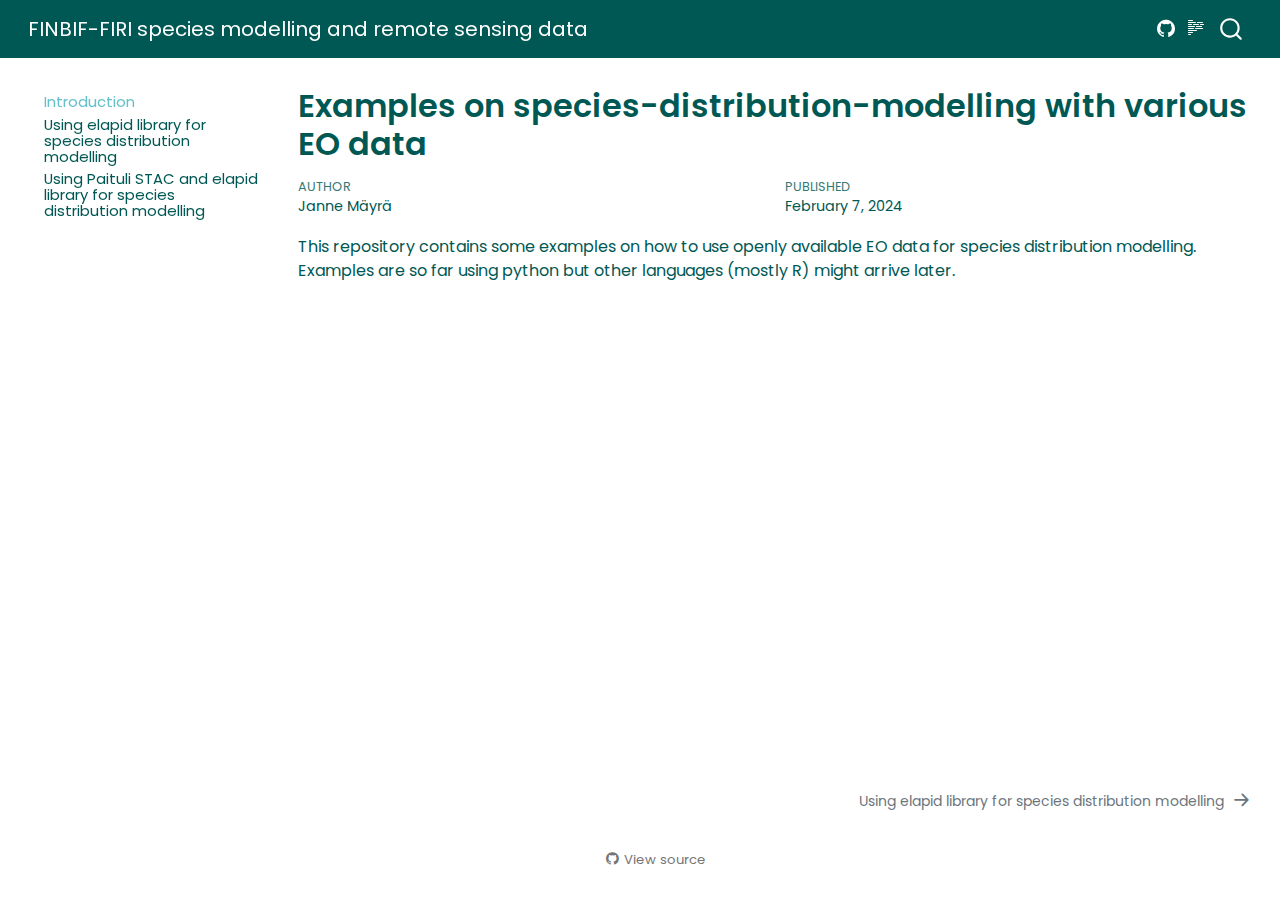
<file: index.html>
<!DOCTYPE html>
<html xmlns="http://www.w3.org/1999/xhtml" lang="en" xml:lang="en"><head>

<meta charset="utf-8">
<meta name="generator" content="quarto-1.4.549">

<meta name="viewport" content="width=device-width, initial-scale=1.0, user-scalable=yes">

<meta name="author" content="Janne Mäyrä">
<meta name="dcterms.date" content="2024-02-07">

<title>FINBIF-FIRI species modelling and remote sensing data - Examples on species-distribution-modelling with various EO data</title>
<style>
code{white-space: pre-wrap;}
span.smallcaps{font-variant: small-caps;}
div.columns{display: flex; gap: min(4vw, 1.5em);}
div.column{flex: auto; overflow-x: auto;}
div.hanging-indent{margin-left: 1.5em; text-indent: -1.5em;}
ul.task-list{list-style: none;}
ul.task-list li input[type="checkbox"] {
  width: 0.8em;
  margin: 0 0.8em 0.2em -1em; /* quarto-specific, see https://github.com/quarto-dev/quarto-cli/issues/4556 */ 
  vertical-align: middle;
}
</style>


<script src="site_libs/quarto-nav/quarto-nav.js"></script>
<script src="site_libs/quarto-nav/headroom.min.js"></script>
<script src="site_libs/clipboard/clipboard.min.js"></script>
<script src="site_libs/quarto-search/autocomplete.umd.js"></script>
<script src="site_libs/quarto-search/fuse.min.js"></script>
<script src="site_libs/quarto-search/quarto-search.js"></script>
<meta name="quarto:offset" content="./">
<link href="./birds.html" rel="next">
<script src="site_libs/quarto-html/quarto.js"></script>
<script src="site_libs/quarto-html/popper.min.js"></script>
<script src="site_libs/quarto-html/tippy.umd.min.js"></script>
<script src="site_libs/quarto-html/anchor.min.js"></script>
<link href="site_libs/quarto-html/tippy.css" rel="stylesheet">
<link href="site_libs/quarto-html/quarto-syntax-highlighting.css" rel="stylesheet" id="quarto-text-highlighting-styles">
<script src="site_libs/bootstrap/bootstrap.min.js"></script>
<link href="site_libs/bootstrap/bootstrap-icons.css" rel="stylesheet">
<link href="site_libs/bootstrap/bootstrap.min.css" rel="stylesheet" id="quarto-bootstrap" data-mode="light">
<script id="quarto-search-options" type="application/json">{
  "location": "navbar",
  "copy-button": false,
  "collapse-after": 3,
  "panel-placement": "end",
  "type": "overlay",
  "limit": 50,
  "keyboard-shortcut": [
    "f",
    "/",
    "s"
  ],
  "show-item-context": false,
  "language": {
    "search-no-results-text": "No results",
    "search-matching-documents-text": "matching documents",
    "search-copy-link-title": "Copy link to search",
    "search-hide-matches-text": "Hide additional matches",
    "search-more-match-text": "more match in this document",
    "search-more-matches-text": "more matches in this document",
    "search-clear-button-title": "Clear",
    "search-text-placeholder": "",
    "search-detached-cancel-button-title": "Cancel",
    "search-submit-button-title": "Submit",
    "search-label": "Search"
  }
}</script>
<style>html{ scroll-behavior: smooth; }</style>


<meta property="og:title" content="FINBIF-FIRI species modelling and remote sensing data - Examples on species-distribution-modelling with various EO data">
<meta property="og:description" content="Examples for utilizing remotely sensed data for species modelling">
<meta property="og:site_name" content="FINBIF-FIRI species modelling and remote sensing data">
<meta name="twitter:title" content="FINBIF-FIRI species modelling and remote sensing data - Examples on species-distribution-modelling with various EO data">
<meta name="twitter:description" content="Examples for utilizing remotely sensed data for species modelling">
<meta name="twitter:creator" content="@mayrajeo">
<meta name="twitter:card" content="summary">
</head>

<body class="nav-sidebar floating nav-fixed">

<div id="quarto-search-results"></div>
  <header id="quarto-header" class="headroom fixed-top">
    <nav class="navbar navbar-expand-lg " data-bs-theme="dark">
      <div class="navbar-container container-fluid">
      <div class="navbar-brand-container mx-auto">
    <a class="navbar-brand" href="./index.html">
    <span class="navbar-title">FINBIF-FIRI species modelling and remote sensing data</span>
    </a>
  </div>
            <div id="quarto-search" class="" title="Search"></div>
          <button class="navbar-toggler" type="button" data-bs-toggle="collapse" data-bs-target="#navbarCollapse" aria-controls="navbarCollapse" aria-expanded="false" aria-label="Toggle navigation" onclick="if (window.quartoToggleHeadroom) { window.quartoToggleHeadroom(); }">
  <span class="navbar-toggler-icon"></span>
</button>
          <div class="collapse navbar-collapse" id="navbarCollapse">
            <ul class="navbar-nav navbar-nav-scroll ms-auto">
  <li class="nav-item compact">
    <a class="nav-link" href="https://github.com/mayrajeo/finbif-sdm"> <i class="bi bi-github" role="img">
</i> 
<span class="menu-text"></span></a>
  </li>  
</ul>
          </div> <!-- /navcollapse -->
          <div class="quarto-navbar-tools">
  <a href="" class="quarto-reader-toggle quarto-navigation-tool px-1" onclick="window.quartoToggleReader(); return false;" title="Toggle reader mode">
  <div class="quarto-reader-toggle-btn">
  <i class="bi"></i>
  </div>
</a>
</div>
      </div> <!-- /container-fluid -->
    </nav>
  <nav class="quarto-secondary-nav">
    <div class="container-fluid d-flex">
      <button type="button" class="quarto-btn-toggle btn" data-bs-toggle="collapse" data-bs-target=".quarto-sidebar-collapse-item" aria-controls="quarto-sidebar" aria-expanded="false" aria-label="Toggle sidebar navigation" onclick="if (window.quartoToggleHeadroom) { window.quartoToggleHeadroom(); }">
        <i class="bi bi-layout-text-sidebar-reverse"></i>
      </button>
        <nav class="quarto-page-breadcrumbs" aria-label="breadcrumb"><ol class="breadcrumb"><li class="breadcrumb-item"><a href="./index.html">Introduction</a></li></ol></nav>
        <a class="flex-grow-1" role="button" data-bs-toggle="collapse" data-bs-target=".quarto-sidebar-collapse-item" aria-controls="quarto-sidebar" aria-expanded="false" aria-label="Toggle sidebar navigation" onclick="if (window.quartoToggleHeadroom) { window.quartoToggleHeadroom(); }">      
        </a>
    </div>
  </nav>
</header>
<!-- content -->
<div id="quarto-content" class="quarto-container page-columns page-rows-contents page-layout-full page-navbar">
<!-- sidebar -->
  <nav id="quarto-sidebar" class="sidebar collapse collapse-horizontal quarto-sidebar-collapse-item sidebar-navigation floating overflow-auto">
    <div class="sidebar-menu-container"> 
    <ul class="list-unstyled mt-1">
        <li class="sidebar-item">
  <div class="sidebar-item-container"> 
  <a href="./index.html" class="sidebar-item-text sidebar-link active">
 <span class="menu-text">Introduction</span></a>
  </div>
</li>
        <li class="sidebar-item">
  <div class="sidebar-item-container"> 
  <a href="./birds.html" class="sidebar-item-text sidebar-link">
 <span class="menu-text">Using elapid library for species distribution modelling</span></a>
  </div>
</li>
        <li class="sidebar-item">
  <div class="sidebar-item-container"> 
  <a href="./stac-sdm-example.html" class="sidebar-item-text sidebar-link">
 <span class="menu-text">Using Paituli STAC and elapid library for species distribution modelling</span></a>
  </div>
</li>
    </ul>
    </div>
</nav>
<div id="quarto-sidebar-glass" class="quarto-sidebar-collapse-item" data-bs-toggle="collapse" data-bs-target=".quarto-sidebar-collapse-item"></div>
<!-- margin-sidebar -->
    
<!-- main -->
<main class="content column-page-right" id="quarto-document-content">

<header id="title-block-header" class="quarto-title-block default">
<div class="quarto-title">
<h1 class="title">Examples on species-distribution-modelling with various EO data</h1>
</div>



<div class="quarto-title-meta column-page-right">

    <div>
    <div class="quarto-title-meta-heading">Author</div>
    <div class="quarto-title-meta-contents">
             <p>Janne Mäyrä </p>
          </div>
  </div>
    
    <div>
    <div class="quarto-title-meta-heading">Published</div>
    <div class="quarto-title-meta-contents">
      <p class="date">February 7, 2024</p>
    </div>
  </div>
  
    
  </div>
  


</header>


<p>This repository contains some examples on how to use openly available EO data for species distribution modelling. Examples are so far using python but other languages (mostly R) might arrive later.</p>



</main> <!-- /main -->
<script id="quarto-html-after-body" type="application/javascript">
window.document.addEventListener("DOMContentLoaded", function (event) {
  const toggleBodyColorMode = (bsSheetEl) => {
    const mode = bsSheetEl.getAttribute("data-mode");
    const bodyEl = window.document.querySelector("body");
    if (mode === "dark") {
      bodyEl.classList.add("quarto-dark");
      bodyEl.classList.remove("quarto-light");
    } else {
      bodyEl.classList.add("quarto-light");
      bodyEl.classList.remove("quarto-dark");
    }
  }
  const toggleBodyColorPrimary = () => {
    const bsSheetEl = window.document.querySelector("link#quarto-bootstrap");
    if (bsSheetEl) {
      toggleBodyColorMode(bsSheetEl);
    }
  }
  toggleBodyColorPrimary();  
  const icon = "";
  const anchorJS = new window.AnchorJS();
  anchorJS.options = {
    placement: 'right',
    icon: icon
  };
  anchorJS.add('.anchored');
  const isCodeAnnotation = (el) => {
    for (const clz of el.classList) {
      if (clz.startsWith('code-annotation-')) {                     
        return true;
      }
    }
    return false;
  }
  const clipboard = new window.ClipboardJS('.code-copy-button', {
    text: function(trigger) {
      const codeEl = trigger.previousElementSibling.cloneNode(true);
      for (const childEl of codeEl.children) {
        if (isCodeAnnotation(childEl)) {
          childEl.remove();
        }
      }
      return codeEl.innerText;
    }
  });
  clipboard.on('success', function(e) {
    // button target
    const button = e.trigger;
    // don't keep focus
    button.blur();
    // flash "checked"
    button.classList.add('code-copy-button-checked');
    var currentTitle = button.getAttribute("title");
    button.setAttribute("title", "Copied!");
    let tooltip;
    if (window.bootstrap) {
      button.setAttribute("data-bs-toggle", "tooltip");
      button.setAttribute("data-bs-placement", "left");
      button.setAttribute("data-bs-title", "Copied!");
      tooltip = new bootstrap.Tooltip(button, 
        { trigger: "manual", 
          customClass: "code-copy-button-tooltip",
          offset: [0, -8]});
      tooltip.show();    
    }
    setTimeout(function() {
      if (tooltip) {
        tooltip.hide();
        button.removeAttribute("data-bs-title");
        button.removeAttribute("data-bs-toggle");
        button.removeAttribute("data-bs-placement");
      }
      button.setAttribute("title", currentTitle);
      button.classList.remove('code-copy-button-checked');
    }, 1000);
    // clear code selection
    e.clearSelection();
  });
  function tippyHover(el, contentFn, onTriggerFn, onUntriggerFn) {
    const config = {
      allowHTML: true,
      maxWidth: 500,
      delay: 100,
      arrow: false,
      appendTo: function(el) {
          return el.parentElement;
      },
      interactive: true,
      interactiveBorder: 10,
      theme: 'quarto',
      placement: 'bottom-start',
    };
    if (contentFn) {
      config.content = contentFn;
    }
    if (onTriggerFn) {
      config.onTrigger = onTriggerFn;
    }
    if (onUntriggerFn) {
      config.onUntrigger = onUntriggerFn;
    }
    window.tippy(el, config); 
  }
  const noterefs = window.document.querySelectorAll('a[role="doc-noteref"]');
  for (var i=0; i<noterefs.length; i++) {
    const ref = noterefs[i];
    tippyHover(ref, function() {
      // use id or data attribute instead here
      let href = ref.getAttribute('data-footnote-href') || ref.getAttribute('href');
      try { href = new URL(href).hash; } catch {}
      const id = href.replace(/^#\/?/, "");
      const note = window.document.getElementById(id);
      return note.innerHTML;
    });
  }
  const xrefs = window.document.querySelectorAll('a.quarto-xref');
  const processXRef = (id, note) => {
    // Strip column container classes
    const stripColumnClz = (el) => {
      el.classList.remove("page-full", "page-columns");
      if (el.children) {
        for (const child of el.children) {
          stripColumnClz(child);
        }
      }
    }
    stripColumnClz(note)
    if (id === null || id.startsWith('sec-')) {
      // Special case sections, only their first couple elements
      const container = document.createElement("div");
      if (note.children && note.children.length > 2) {
        container.appendChild(note.children[0].cloneNode(true));
        for (let i = 1; i < note.children.length; i++) {
          const child = note.children[i];
          if (child.tagName === "P" && child.innerText === "") {
            continue;
          } else {
            container.appendChild(child.cloneNode(true));
            break;
          }
        }
        if (window.Quarto?.typesetMath) {
          window.Quarto.typesetMath(container);
        }
        return container.innerHTML
      } else {
        if (window.Quarto?.typesetMath) {
          window.Quarto.typesetMath(note);
        }
        return note.innerHTML;
      }
    } else {
      // Remove any anchor links if they are present
      const anchorLink = note.querySelector('a.anchorjs-link');
      if (anchorLink) {
        anchorLink.remove();
      }
      if (window.Quarto?.typesetMath) {
        window.Quarto.typesetMath(note);
      }
      // TODO in 1.5, we should make sure this works without a callout special case
      if (note.classList.contains("callout")) {
        return note.outerHTML;
      } else {
        return note.innerHTML;
      }
    }
  }
  for (var i=0; i<xrefs.length; i++) {
    const xref = xrefs[i];
    tippyHover(xref, undefined, function(instance) {
      instance.disable();
      let url = xref.getAttribute('href');
      let hash = undefined; 
      if (url.startsWith('#')) {
        hash = url;
      } else {
        try { hash = new URL(url).hash; } catch {}
      }
      if (hash) {
        const id = hash.replace(/^#\/?/, "");
        const note = window.document.getElementById(id);
        if (note !== null) {
          try {
            const html = processXRef(id, note.cloneNode(true));
            instance.setContent(html);
          } finally {
            instance.enable();
            instance.show();
          }
        } else {
          // See if we can fetch this
          fetch(url.split('#')[0])
          .then(res => res.text())
          .then(html => {
            const parser = new DOMParser();
            const htmlDoc = parser.parseFromString(html, "text/html");
            const note = htmlDoc.getElementById(id);
            if (note !== null) {
              const html = processXRef(id, note);
              instance.setContent(html);
            } 
          }).finally(() => {
            instance.enable();
            instance.show();
          });
        }
      } else {
        // See if we can fetch a full url (with no hash to target)
        // This is a special case and we should probably do some content thinning / targeting
        fetch(url)
        .then(res => res.text())
        .then(html => {
          const parser = new DOMParser();
          const htmlDoc = parser.parseFromString(html, "text/html");
          const note = htmlDoc.querySelector('main.content');
          if (note !== null) {
            // This should only happen for chapter cross references
            // (since there is no id in the URL)
            // remove the first header
            if (note.children.length > 0 && note.children[0].tagName === "HEADER") {
              note.children[0].remove();
            }
            const html = processXRef(null, note);
            instance.setContent(html);
          } 
        }).finally(() => {
          instance.enable();
          instance.show();
        });
      }
    }, function(instance) {
    });
  }
      let selectedAnnoteEl;
      const selectorForAnnotation = ( cell, annotation) => {
        let cellAttr = 'data-code-cell="' + cell + '"';
        let lineAttr = 'data-code-annotation="' +  annotation + '"';
        const selector = 'span[' + cellAttr + '][' + lineAttr + ']';
        return selector;
      }
      const selectCodeLines = (annoteEl) => {
        const doc = window.document;
        const targetCell = annoteEl.getAttribute("data-target-cell");
        const targetAnnotation = annoteEl.getAttribute("data-target-annotation");
        const annoteSpan = window.document.querySelector(selectorForAnnotation(targetCell, targetAnnotation));
        const lines = annoteSpan.getAttribute("data-code-lines").split(",");
        const lineIds = lines.map((line) => {
          return targetCell + "-" + line;
        })
        let top = null;
        let height = null;
        let parent = null;
        if (lineIds.length > 0) {
            //compute the position of the single el (top and bottom and make a div)
            const el = window.document.getElementById(lineIds[0]);
            top = el.offsetTop;
            height = el.offsetHeight;
            parent = el.parentElement.parentElement;
          if (lineIds.length > 1) {
            const lastEl = window.document.getElementById(lineIds[lineIds.length - 1]);
            const bottom = lastEl.offsetTop + lastEl.offsetHeight;
            height = bottom - top;
          }
          if (top !== null && height !== null && parent !== null) {
            // cook up a div (if necessary) and position it 
            let div = window.document.getElementById("code-annotation-line-highlight");
            if (div === null) {
              div = window.document.createElement("div");
              div.setAttribute("id", "code-annotation-line-highlight");
              div.style.position = 'absolute';
              parent.appendChild(div);
            }
            div.style.top = top - 2 + "px";
            div.style.height = height + 4 + "px";
            div.style.left = 0;
            let gutterDiv = window.document.getElementById("code-annotation-line-highlight-gutter");
            if (gutterDiv === null) {
              gutterDiv = window.document.createElement("div");
              gutterDiv.setAttribute("id", "code-annotation-line-highlight-gutter");
              gutterDiv.style.position = 'absolute';
              const codeCell = window.document.getElementById(targetCell);
              const gutter = codeCell.querySelector('.code-annotation-gutter');
              gutter.appendChild(gutterDiv);
            }
            gutterDiv.style.top = top - 2 + "px";
            gutterDiv.style.height = height + 4 + "px";
          }
          selectedAnnoteEl = annoteEl;
        }
      };
      const unselectCodeLines = () => {
        const elementsIds = ["code-annotation-line-highlight", "code-annotation-line-highlight-gutter"];
        elementsIds.forEach((elId) => {
          const div = window.document.getElementById(elId);
          if (div) {
            div.remove();
          }
        });
        selectedAnnoteEl = undefined;
      };
        // Handle positioning of the toggle
    window.addEventListener(
      "resize",
      throttle(() => {
        elRect = undefined;
        if (selectedAnnoteEl) {
          selectCodeLines(selectedAnnoteEl);
        }
      }, 10)
    );
    function throttle(fn, ms) {
    let throttle = false;
    let timer;
      return (...args) => {
        if(!throttle) { // first call gets through
            fn.apply(this, args);
            throttle = true;
        } else { // all the others get throttled
            if(timer) clearTimeout(timer); // cancel #2
            timer = setTimeout(() => {
              fn.apply(this, args);
              timer = throttle = false;
            }, ms);
        }
      };
    }
      // Attach click handler to the DT
      const annoteDls = window.document.querySelectorAll('dt[data-target-cell]');
      for (const annoteDlNode of annoteDls) {
        annoteDlNode.addEventListener('click', (event) => {
          const clickedEl = event.target;
          if (clickedEl !== selectedAnnoteEl) {
            unselectCodeLines();
            const activeEl = window.document.querySelector('dt[data-target-cell].code-annotation-active');
            if (activeEl) {
              activeEl.classList.remove('code-annotation-active');
            }
            selectCodeLines(clickedEl);
            clickedEl.classList.add('code-annotation-active');
          } else {
            // Unselect the line
            unselectCodeLines();
            clickedEl.classList.remove('code-annotation-active');
          }
        });
      }
  const findCites = (el) => {
    const parentEl = el.parentElement;
    if (parentEl) {
      const cites = parentEl.dataset.cites;
      if (cites) {
        return {
          el,
          cites: cites.split(' ')
        };
      } else {
        return findCites(el.parentElement)
      }
    } else {
      return undefined;
    }
  };
  var bibliorefs = window.document.querySelectorAll('a[role="doc-biblioref"]');
  for (var i=0; i<bibliorefs.length; i++) {
    const ref = bibliorefs[i];
    const citeInfo = findCites(ref);
    if (citeInfo) {
      tippyHover(citeInfo.el, function() {
        var popup = window.document.createElement('div');
        citeInfo.cites.forEach(function(cite) {
          var citeDiv = window.document.createElement('div');
          citeDiv.classList.add('hanging-indent');
          citeDiv.classList.add('csl-entry');
          var biblioDiv = window.document.getElementById('ref-' + cite);
          if (biblioDiv) {
            citeDiv.innerHTML = biblioDiv.innerHTML;
          }
          popup.appendChild(citeDiv);
        });
        return popup.innerHTML;
      });
    }
  }
});
</script>
<nav class="page-navigation column-page-right">
  <div class="nav-page nav-page-previous">
  </div>
  <div class="nav-page nav-page-next">
      <a href="./birds.html" class="pagination-link" aria-label="Using elapid library for species distribution modelling">
        <span class="nav-page-text">Using elapid library for species distribution modelling</span> <i class="bi bi-arrow-right-short"></i>
      </a>
  </div>
</nav>
</div> <!-- /content -->




<footer class="footer"><div class="nav-footer"><div class="nav-footer-center"><div class="toc-actions"><ul><li><a href="https://github.com/mayrajeo/finbif-sdm/blob/main/nbs/index.ipynb" class="toc-action"><i class="bi bi-github"></i>View source</a></li></ul></div></div></div></footer><script src="site_libs/quarto-html/zenscroll-min.js"></script>
</body></html>
</file>
<file: site_libs/quarto-html/tippy.css>
.tippy-box[data-animation=fade][data-state=hidden]{opacity:0}[data-tippy-root]{max-width:calc(100vw - 10px)}.tippy-box{position:relative;background-color:#333;color:#fff;border-radius:4px;font-size:14px;line-height:1.4;white-space:normal;outline:0;transition-property:transform,visibility,opacity}.tippy-box[data-placement^=top]>.tippy-arrow{bottom:0}.tippy-box[data-placement^=top]>.tippy-arrow:before{bottom:-7px;left:0;border-width:8px 8px 0;border-top-color:initial;transform-origin:center top}.tippy-box[data-placement^=bottom]>.tippy-arrow{top:0}.tippy-box[data-placement^=bottom]>.tippy-arrow:before{top:-7px;left:0;border-width:0 8px 8px;border-bottom-color:initial;transform-origin:center bottom}.tippy-box[data-placement^=left]>.tippy-arrow{right:0}.tippy-box[data-placement^=left]>.tippy-arrow:before{border-width:8px 0 8px 8px;border-left-color:initial;right:-7px;transform-origin:center left}.tippy-box[data-placement^=right]>.tippy-arrow{left:0}.tippy-box[data-placement^=right]>.tippy-arrow:before{left:-7px;border-width:8px 8px 8px 0;border-right-color:initial;transform-origin:center right}.tippy-box[data-inertia][data-state=visible]{transition-timing-function:cubic-bezier(.54,1.5,.38,1.11)}.tippy-arrow{width:16px;height:16px;color:#333}.tippy-arrow:before{content:"";position:absolute;border-color:transparent;border-style:solid}.tippy-content{position:relative;padding:5px 9px;z-index:1}
</file>
<file: site_libs/quarto-html/quarto-syntax-highlighting.css>
/* quarto syntax highlight colors */
:root {
  --quarto-hl-ot-color: #003B4F;
  --quarto-hl-at-color: #657422;
  --quarto-hl-ss-color: #20794D;
  --quarto-hl-an-color: #5E5E5E;
  --quarto-hl-fu-color: #4758AB;
  --quarto-hl-st-color: #20794D;
  --quarto-hl-cf-color: #003B4F;
  --quarto-hl-op-color: #5E5E5E;
  --quarto-hl-er-color: #AD0000;
  --quarto-hl-bn-color: #AD0000;
  --quarto-hl-al-color: #AD0000;
  --quarto-hl-va-color: #111111;
  --quarto-hl-bu-color: inherit;
  --quarto-hl-ex-color: inherit;
  --quarto-hl-pp-color: #AD0000;
  --quarto-hl-in-color: #5E5E5E;
  --quarto-hl-vs-color: #20794D;
  --quarto-hl-wa-color: #5E5E5E;
  --quarto-hl-do-color: #5E5E5E;
  --quarto-hl-im-color: #00769E;
  --quarto-hl-ch-color: #20794D;
  --quarto-hl-dt-color: #AD0000;
  --quarto-hl-fl-color: #AD0000;
  --quarto-hl-co-color: #5E5E5E;
  --quarto-hl-cv-color: #5E5E5E;
  --quarto-hl-cn-color: #8f5902;
  --quarto-hl-sc-color: #5E5E5E;
  --quarto-hl-dv-color: #AD0000;
  --quarto-hl-kw-color: #003B4F;
}

/* other quarto variables */
:root {
  --quarto-font-monospace: SFMono-Regular, Menlo, Monaco, Consolas, "Liberation Mono", "Courier New", monospace;
}

pre > code.sourceCode > span {
  color: #003B4F;
}

code span {
  color: #003B4F;
}

code.sourceCode > span {
  color: #003B4F;
}

div.sourceCode,
div.sourceCode pre.sourceCode {
  color: #003B4F;
}

code span.ot {
  color: #003B4F;
  font-style: inherit;
}

code span.at {
  color: #657422;
  font-style: inherit;
}

code span.ss {
  color: #20794D;
  font-style: inherit;
}

code span.an {
  color: #5E5E5E;
  font-style: inherit;
}

code span.fu {
  color: #4758AB;
  font-style: inherit;
}

code span.st {
  color: #20794D;
  font-style: inherit;
}

code span.cf {
  color: #003B4F;
  font-style: inherit;
}

code span.op {
  color: #5E5E5E;
  font-style: inherit;
}

code span.er {
  color: #AD0000;
  font-style: inherit;
}

code span.bn {
  color: #AD0000;
  font-style: inherit;
}

code span.al {
  color: #AD0000;
  font-style: inherit;
}

code span.va {
  color: #111111;
  font-style: inherit;
}

code span.bu {
  font-style: inherit;
}

code span.ex {
  font-style: inherit;
}

code span.pp {
  color: #AD0000;
  font-style: inherit;
}

code span.in {
  color: #5E5E5E;
  font-style: inherit;
}

code span.vs {
  color: #20794D;
  font-style: inherit;
}

code span.wa {
  color: #5E5E5E;
  font-style: italic;
}

code span.do {
  color: #5E5E5E;
  font-style: italic;
}

code span.im {
  color: #00769E;
  font-style: inherit;
}

code span.ch {
  color: #20794D;
  font-style: inherit;
}

code span.dt {
  color: #AD0000;
  font-style: inherit;
}

code span.fl {
  color: #AD0000;
  font-style: inherit;
}

code span.co {
  color: #5E5E5E;
  font-style: inherit;
}

code span.cv {
  color: #5E5E5E;
  font-style: italic;
}

code span.cn {
  color: #8f5902;
  font-style: inherit;
}

code span.sc {
  color: #5E5E5E;
  font-style: inherit;
}

code span.dv {
  color: #AD0000;
  font-style: inherit;
}

code span.kw {
  color: #003B4F;
  font-style: inherit;
}

.prevent-inlining {
  content: "</";
}

/*# sourceMappingURL=debc5d5d77c3f9108843748ff7464032.css.map */
</file>
